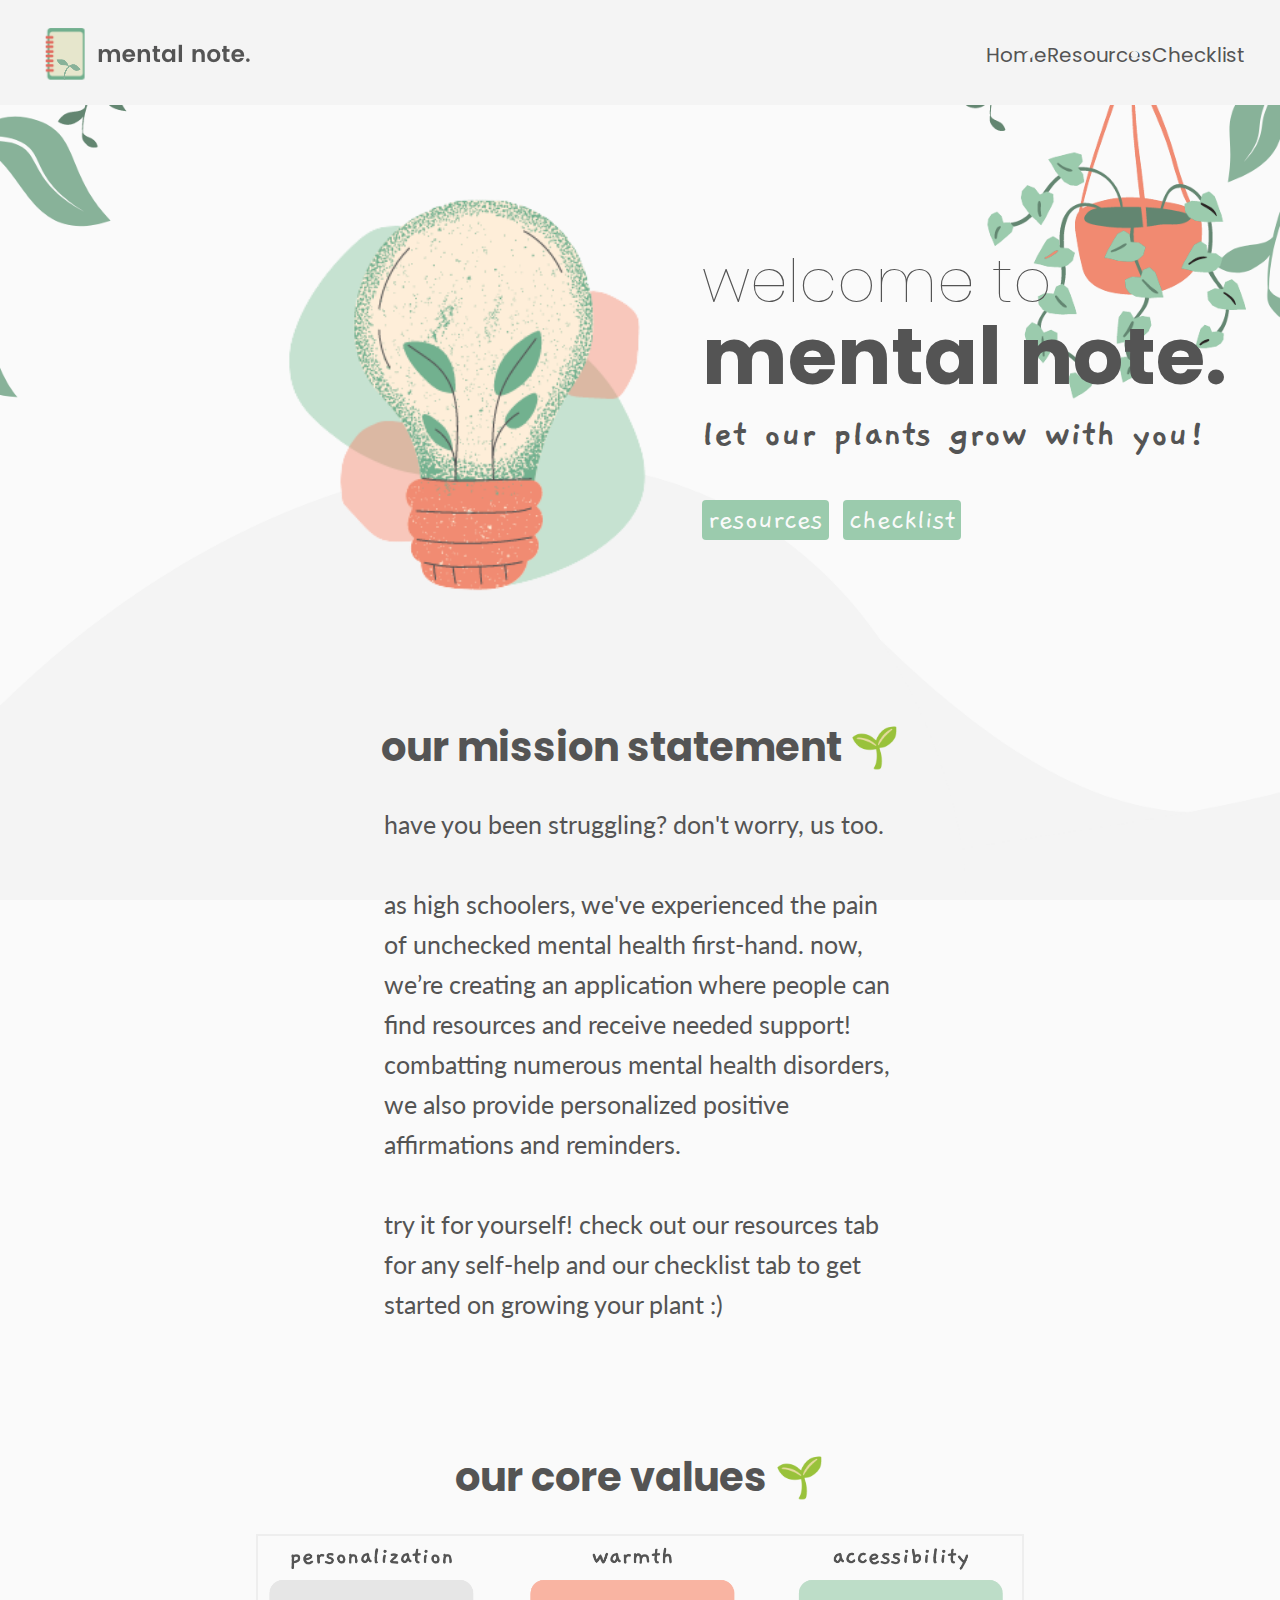
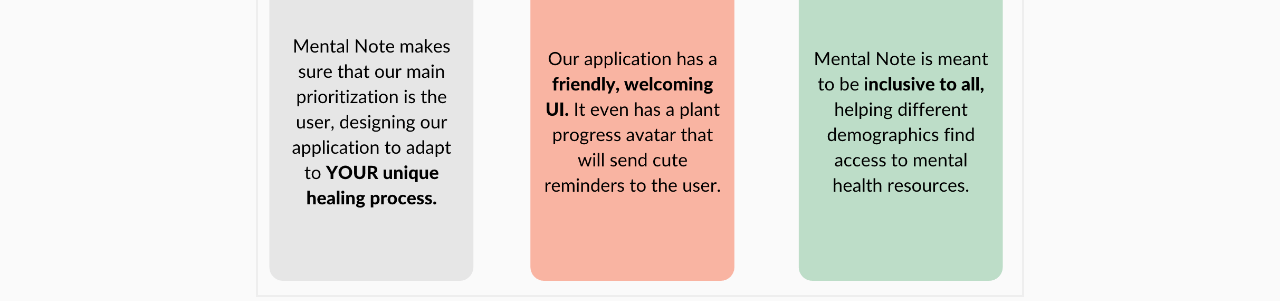
<file: index.html>
<!DOCTYPE html>
<html>
  <head>
    <meta charset="utf-8">
    <meta name="viewport" content="width=device-width">
    <title>mental note</title>
    <link href="style.css" rel="stylesheet" type="text/css" />
     <!-- animation -->
  <link
    rel="stylesheet"
    href="https://cdnjs.cloudflare.com/ajax/libs/animate.css/4.1.1/animate.min.css"/>
  </head>
  <body class="home-bg">
    <!-- poppins -->
  <link rel="preconnect" href="https://fonts.googleapis.com">
  <link rel="preconnect" href="https://fonts.gstatic.com" crossorigin>
  <link href="https://fonts.googleapis.com/css2?family=Poppins:wght@300;400;700&display=swap" rel="stylesheet">
    <!-- gaegu -->
  <link href="https://fonts.googleapis.com/css2?family=Gaegu&display=swap" rel="stylesheet">
    <!-- lato -->
  <link rel="preconnect" href="https://fonts.googleapis.com">
  <link rel="preconnect" href="https://fonts.gstatic.com" crossorigin>
  <link href="https://fonts.googleapis.com/css2?family=Lato&display=swap" rel="stylesheet">
   

<!-- navigation bar (anaisha & lucy) -->
	<nav class="nav-bar">
    <!-- logo -->
    <div class="logo">
       <a href="index.html"><img src="/assets/mentalNoteLogo.png" alt="mental note logo" class="pic"><z/a> 
    </div>
    <!-- navigation tabs -->
    <div class="nav-links">
      <li>
        <a class = "link" href="index.html">Home</a>
      </li>
      <li>
        <a class = "link" href="resources.html">Resources</a>
      </li>
      <li>
        <a class = "link" href="checklist.html">Checklist</a>
      </li>
    </div>

	</nav>
<!-- welcome (lucy) -->
   <div class="welcome">
       <img src="/assets/bulb1.png" alt="welcome lightbulb" class="bulb"></a>
       <div class="welcome-headers animate__animated animate__fadeInRight " >
        <h1 class="firstTitle"> welcome to </h1>
        <h1 class="secondTitle"> mental note. </h1> 
        <h3 class="thirdTitle"> let our plants grow with you! </h3>
        <a href='resources.html'><button type="button" class="button"> resources</button></a> 
        <a href='checklist.html'><button type="button" class="button"> checklist </button></a> 
      </div>
      <div class="welcome-buttons">
      </div>
    </div>
<br>
<!-- mission (lucy) -->
  <center>
    <h1 class="animate__animated animate__fadeInUp heading">  our mission statement 🌱 </h1>
  </center>
    <p> have you been struggling? don't worry, us too.
      <br><br> as high schoolers, we've experienced the pain of unchecked mental health first-hand. now, we’re creating an application where people can find resources and receive needed support! combatting numerous mental health disorders, we also provide personalized positive affirmations and reminders. 

      <br> <br> try it for yourself! check out our resources tab for any self-help and our checklist tab to get started on growing your plant :) </p>

<br>
<!-- core values (lucy) -->
  <center>
    <h1 class="animate__animated animate__fadeInUp heading"> our core values 🌱 </h1>
    <img class="values" src="/assets/coreValues.png" >
  </center>

  <script src="https://code.jquery.com/jquery-3.4.1.min.js"></script>
  <script src="script.js"></script>
  </body>
</html>
</file>
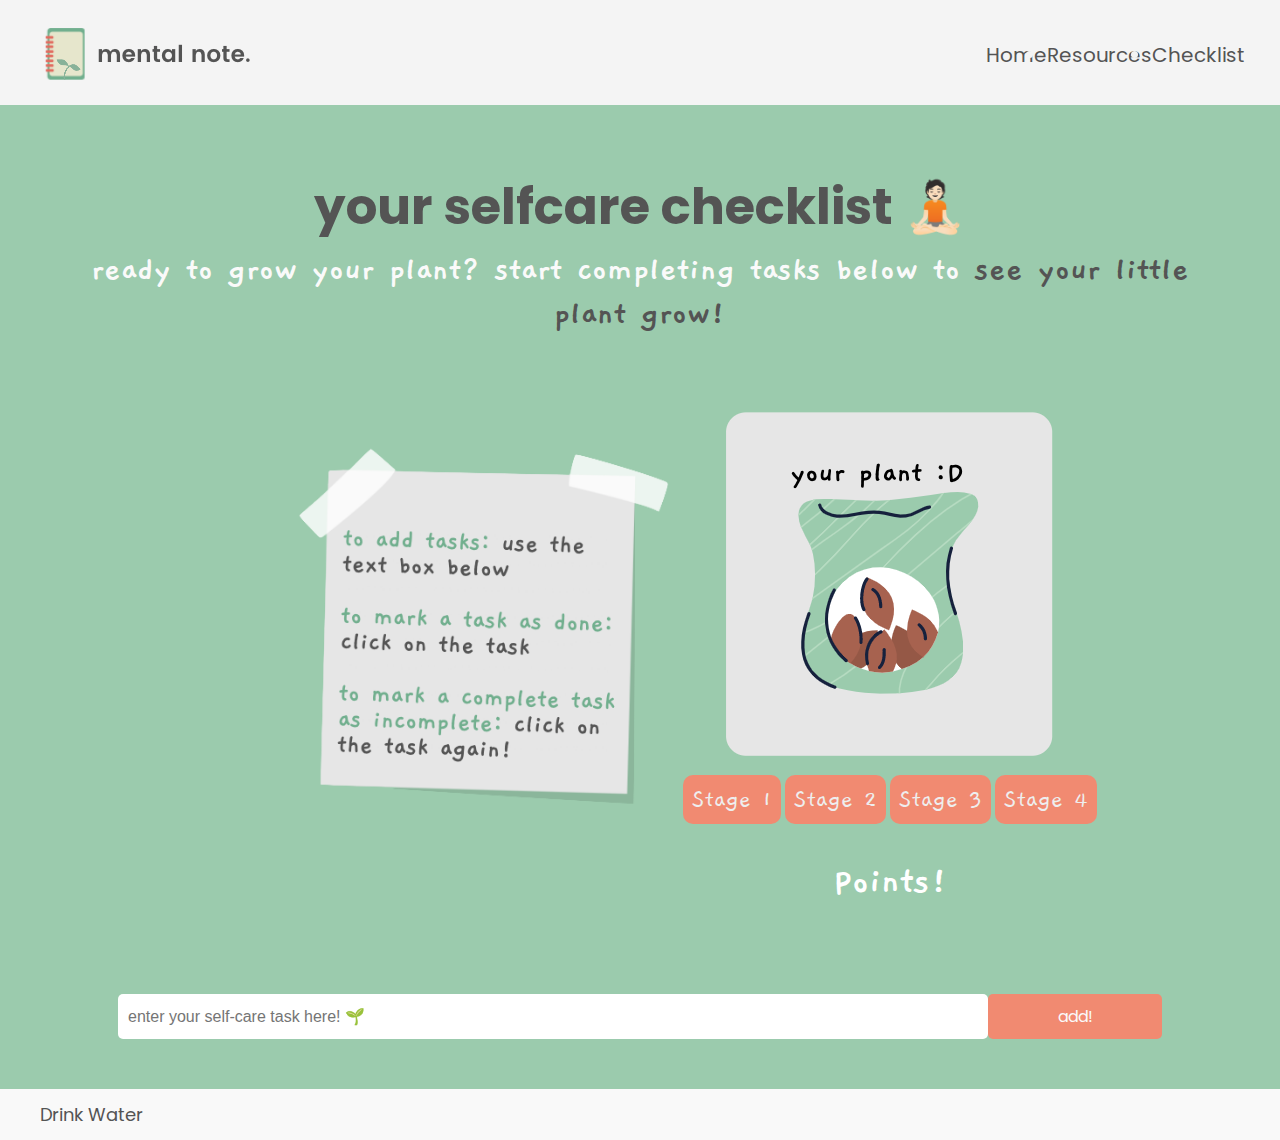
<file: checklist.html>
<!DOCTYPE html>
<html>
  <head>
    <meta charset="utf-8">
    <meta name="viewport" content="width=device-width">
    <title>repl.it</title>
    <link href="style.css" rel="stylesheet" type="text/css" />
    <link href="https://fonts.googleapis.com/css2?family=Poppins:wght@300;400;700&display=swap" rel="stylesheet">
 </head>
  <!-- animation -->
  <link
    rel="stylesheet"
    href="https://cdnjs.cloudflare.com/ajax/libs/animate.css/4.1.1/animate.min.css"/>

  <!-- Checklist (anaisha) -->
 
  <body>

   	<!-- poppins -->
  <link rel="preconnect" href="https://fonts.googleapis.com">
  <link rel="preconnect" href="https://fonts.gstatic.com" crossorigin>
  <link href="https://fonts.googleapis.com/css2?family=Poppins:wght@300;400;700&display=swap" rel="stylesheet">
    <!-- gaegu -->
  <link href="https://fonts.googleapis.com/css2?family=Gaegu&display=swap" rel="stylesheet">
    <!-- lato -->
  <link rel="preconnect" href="https://fonts.googleapis.com">
  <link rel="preconnect" href="https://fonts.gstatic.com" crossorigin>
  <link href="https://fonts.googleapis.com/css2?family=Lato&display=swap" rel="stylesheet">

<!-- navigation bar (anaisha & lucy) -->
	<nav class="nav-bar">
    <!-- logo -->
    <div class="logo">
       <a href="index.html"><img src="/assets/mentalNoteLogo.png" alt="mental note logo" class="pic"></a> 
    </div>
    <!-- navigation tabs -->
    <div class="nav-links">
      <li>
        <a class = "link" href="index.html">Home</a>
      </li>
      <li>
        <a class = "link" href="resources.html">Resources</a>
      </li>
      <li>
        <a class = "link" href="checklist.html">Checklist</a>
      </li>
    </div>

	</nav>

  <!--🎯 To-do List -->
  <!-- heading for checklist --> 
  <div id="myDIV" class="header">
    <h1 class="checklist-title animate__animated animate__flipInX animate__slower"> your selfcare checklist 🧘🏻 </h2>
    <h3 class="checklist-heading"> ready to grow your plant? start completing tasks below to <span style="color: #545454"> see your little plant grow! </span></h3>
    <br>
  
  <!--  -->
  <div class="avatar-directions">
    <div class="directions-section">
      <img id="directions" src="/assets/directions.png" onclick="changeImage()"> 
    </div>

  <div class="plant-group">
    <div class="plant-section">
      <img id="plant-section-seeds" src="/assets/seedsAvatar.png">
    </div>

    <div class="flowerButton">
         <button class="btn-btn-success" 
                 onclick=stage1();>
             Stage 1
         </button>
         <button  class="btn-btn-success" 
                  onclick=stage2();>
             Stage 2
    </button>
    <button  class="btn-btn-success" 
                  onclick=stage3();>
             Stage 3
    </button>
    <button  class="btn-btn-success" 
                  onclick=stage4();>
             Stage 4
    </button>
    <h2 class="pointSystem"><span id="points"></span> Points!</h2>
  </div>

  </div>
  </div>
    


  <!--
    <ol class="checklist-heading-2">
      <li>to add a task: use the textbox below</li>
      <li>to mark a task as done: click on the task</li>
      <li>to mark a done task as incomplete: click on the task again</li>
    </ol> -->

    <!-- Progress Bar-->
    <!-- <div class="progress">
      <div class="circle done">
        <span class="label">1</span>
        <span class="personal">Personal</span>
      </div>
      <span class="bar done"></span>
      <div class="circle done">
        <span class="label">2</span>
        <span class="personal">Address</span>
      </div>
      <span class="bar half"></span>
      <div class="circle active">
        <span class="label">3</span>
        <span class="personal">Payment</span>
      </div>
      <span class="bar"></span>
      <div class="circle">
        <span class="label">4</span>
        <span class="personal">Review</span>
      </div>
      <span class="bar"></span>
      <div class="circle">
        <span class="label">5</span>
        <span class"personal">Finish</span>
      </div>
    </div> -->
      <!-- <br>
      <button onclick="move()">Click Me</button> -->
      
    <div class="add">
      <input type="text" id="myInput" placeholder="enter your self-care task here! 🌱">
      <span onclick="newElement()" class="addBtn">add!</span>
    </div>
  </div>

  <ul id="myUL">
    <li class="unchecked">Drink Water</li>

  </ul>

  <!--🎯 JavaScript -->
  <script>

      // Click on a close button to hide the current list item
      var close = document.getElementsByClassName("close");
      var i;
      for (i = 0; i < close.length; i++) {
        close[i].onclick = function() {
          var div = this.parentElement;
          div.style.display = "none";
        }
      }

      // Add a "checked" symbol when clicking on a list item
      var list = document.querySelector('ul');
      var counter = 0;
      list.addEventListener('click', function(ev) {
        if (ev.target.tagName === 'LI' && ev.target.className === 'unchecked') {
          ev.target.classList.toggle('checked');
          console.log(ev.target.className)
          counter += 1;
          let c = counter;
          document.getElementById("points").innerHTML = c;
        } else if (ev.target.tagName === 'LI') {
          ev.target.classList.toggle('checked');
          console.log(ev.target.className)
          counter -= 1;
          let c = counter;
          document.getElementById("points").innerHTML = c;
        }
      }, false);
      // Create a new list item when clicking on the "Add" button
      var total = 6;

      function newElement() {
        var li = document.createElement("li");
        var inputValue = document.getElementById("myInput").value;
        var t = document.createTextNode(inputValue);
        li.appendChild(t);
        if (inputValue === '') {
          alert("You must write something!");
        } else {
          document.getElementById("myUL").appendChild(li);
          total += 1;
          li.className = "unchecked";
          console.log(li.className)
        }
        document.getElementById("myInput").value = "";

        // var span = document.createElement("SPAN");
        // var txt = document.createTextNode("\u00D7");
        // span.className = "close";
        // span.appendChild(txt);
        // li.appendChild(span);

        for (i = 0; i < close.length; i++) {
          close[i].onclick = function() {
            var div = this.parentElement;
            div.style.display = "none";
          }
        }
      }

    

  // Game plant
  //1. Upload all plants assets and make sure they fit with the website
  //2. Find the number of checked items in a list
  //3. If the number > 2, change the src link of the img plant
  


  function stage1(){
        document.getElementById("plant-section-seeds")
        .src="/assets/seedsAvatar.png";
    }
      
    function stage2(){
        document.getElementById("plant-section-seeds")
        .src="/assets/sproutAvatar.png";
    }

    function stage3(){
        document.getElementById("plant-section-seeds")
        .src="/assets/smallPlantAvatar.png";
    }

    function stage4(){
        document.getElementById("plant-section-seeds")
        .src="/assets/flowerAvatar.png";
    }

    function changeImage() {
      console.log("image clicked")
      if (document.getElementById("directions").src = "/assets/directions.png") 
        {
            console.log("directions")
            document.getElementById("directions").src = "/assets/directions2.png";
        }
        else if (document.getElementById("directions").src = "/assets/directions2.png")
        {
            console.log("directions2")
            document.getElementById("directions").src = "/assets/directions.png";
        }
    }

  

    </script>    
    </body>
</html>
</file>
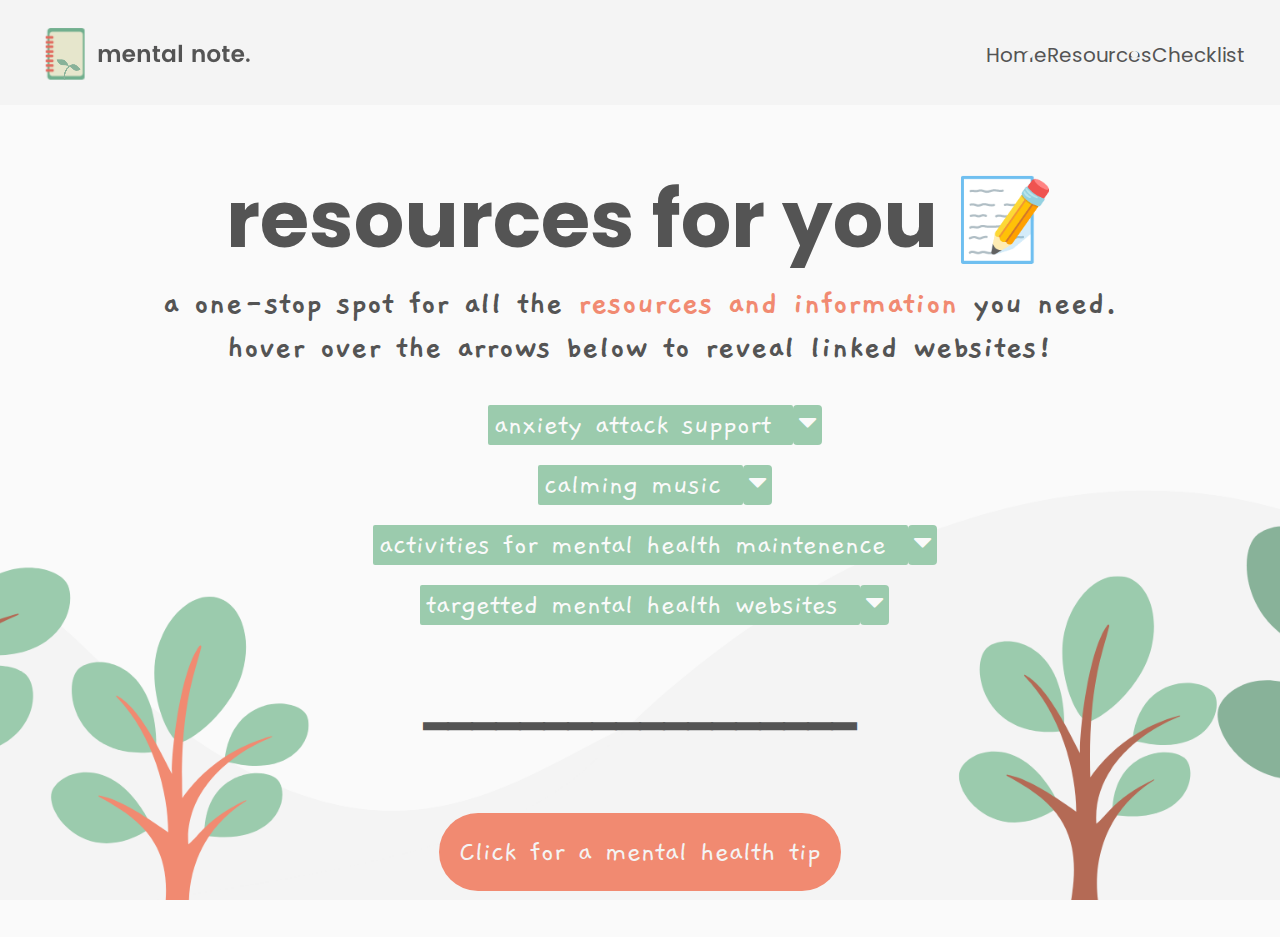
<file: resources.html>
<!DOCTYPE html>
<html>
  <head>
    <meta charset="utf-8">
    <meta name="viewport" content="width=device-width">
    <title>repl.it</title>
    <link href="style.css" rel="stylesheet" type="text/css" />
    <meta name="viewport" content="width=device-width, initial-scale=1">
    <link rel="stylesheet" href="https://cdnjs.cloudflare.com/ajax/libs/font-awesome/4.7.0/css/font-awesome.min.css">
     <link
    rel="stylesheet"
    href="https://cdnjs.cloudflare.com/ajax/libs/animate.css/4.1.1/animate.min.css"/>
  </head>

  <body class="resources-bg">
   <!-- poppins -->
  <link rel="preconnect" href="https://fonts.googleapis.com">
  <link rel="preconnect" href="https://fonts.gstatic.com" crossorigin>
  <link href="https://fonts.googleapis.com/css2?family=Poppins:wght@300;400;700&display=swap" rel="stylesheet">
    <!-- gaegu -->
  <link href="https://fonts.googleapis.com/css2?family=Gaegu&display=swap" rel="stylesheet">
    <!-- lato -->
  <link rel="preconnect" href="https://fonts.googleapis.com">
  <link rel="preconnect" href="https://fonts.gstatic.com" crossorigin>
  <link href="https://fonts.googleapis.com/css2?family=Lato&display=swap" rel="stylesheet">

<!-- navigation bar (anaisha & lucy) -->
	<nav class="nav-bar">
    <!-- logo -->
    <div class="logo">
       <a href="index.html"><img src="/assets/mentalNoteLogo.png" alt="mental note logo" class="pic"></a> 
    </div>
    <!-- navigation tabs -->
    <div class="nav-links">
      <li>
        <a class = "link" href="index.html">Home</a>
      </li>
      <li>
        <a class = "link" href="resources.html">Resources</a>
      </li>
      <li>
        <a class = "link" href="checklist.html">Checklist</a>
      </li>
    </div>

	</nav>


<!-- heading/title (lucy) -->
  <center>
  <h1 class="animate__animated animate__flipInX" resources-title"> resources for you 📝 </h1>
  <h3 class="resources-heading"> a one-stop spot for all the <span style="color: #F18A71"> resources and information </span> you need.  <br> hover over the arrows below to reveal linked websites! </h3>
  </center>

  <!-- dropdown resource buttons (lucy and cindy) -->
    <!-- helpful websites -->

<div class="all-dropdown-buttons">
 
 <center>
  <div class = "first-group">
    <!-- anxiety attack support websites -->
    
      <button class="dropdownbutton">anxiety attack support</button>
      <div class="dropdown">
        <button class="button">
          <i class="fa fa-caret-down"></i>
        </button>
        <div class="dropdown-content">
          <a href="https://www.healthline.com/health/how-to-stop-a-panic-attack"target="_blank">ways to stop an anxiety attack</a>
          <a href="https://www.webmd.com/anxiety-panic/ss/slideshow-ways-to-stop-panic-attack" target="_blank">panic attack prevention</a>
        </div>
        </div>
  </div>

     </center>
  <!-- calming music  -->
 
 <center>
  <div>
      <button class="dropdownbutton">calming music</button>
      <div class="dropdown">
        <button class="button">
          <i class="fa fa-caret-down"></i>
        </button>
        <div class="dropdown-content">
          <a href="https://www.youtube.com/watch?v=Xfocaem6roA"target="_blank">sleep and stress relieving music</a>
          <a href="https://www.youtube.com/watch?v=ceXKYM7rg7s" target="_blank">relaxing and meditating music</a>
          <a href="https://www.youtube.com/watch?v=wuLKvcn-c7A" target="_blank">morning music</a>
         
        </div>
      </div>
 </center>


 <!-- mental health maintenence  -->
 <center>
 <div>
      <button class="dropdownbutton">activities for mental health maintenence</button>
      <div class="dropdown">
        <button class="button">
          <i class="fa fa-caret-down"></i>
        </button>
        <div class="dropdown-content">
          <a href="https://www.reidhealth.org/blog/mental-health
https://discoverymood.com/blog/mental-health-activities-at-home/
"target="_blank">9 daily activities</a>
          <a href="https://discoverymood.com/blog/mental-health-activities-at-home/" target="_blank">activities you can do at home</a>
        </div>
      </div>
    </div>
 </center>

 <center>
    <button class="dropdownbutton">targetted mental health websites</button>
      <div class="dropdown">
        <button class="button">
          <i class="fa fa-caret-down"></i>
        </button>
        <div class="dropdown-content">
          <a href="https://www.mentalhealthfirstaid.org/mental-health-resources/" target="_blank">mental health master list</a>
          <a href="https://www.samhsa.gov/find-https://www.youtube.com/watch?v=ceXKYM7rg7shelp/national-helpline"target="_blank">substance use disorder help</a>
          <a href="https://www.sfsuicide.org/" target="_blank">suicide prevention</a>
  </div>
</div>
</div>
</div>
</center>
</div>
<center>
  <br>
  <h3> ━━━━━━━━━━━━━━━━━━ </h3>
  <br>
<div class="tip-generator">
  <button class ="randomGenerator" type="button">Click for a mental health tip</button> 
   <div class="tip">

  <br>
  <br> 
  </div>  
</div>
  </center>

  <script src="https://cdnjs.cloudflare.com/ajax/libs/jquery/3.5.1/jquery.min.js"></script>
  <script src="/script.js"></script>
  </body>
</html>
</file>
<file: style.css>
body {
  background-color: #FAFAFA;
  margin: 0%;
  color: #545454;
}

.home-bg {
  background-image: url("/assets/homeBg2.png");
  background-position: center center;
  background-repeat: no-repeat;
  background-attachment: fixed;
  background-size: cover;
}

.title {
  font-family: poppins;
  font-weight: 700px;
  margin: 0%;
  margin-top: 5px;
  margin-left: 5px;
  font-size: 20px;
}

.pic {
  margin-top: 5px;
  align-items: center;
}

p {
  font-family: lato;
  font-size: 25px;
  margin-left: 30%;
  margin-right: 30%;
  line-height: 40px;
}

h1 {
  font-family: poppins;
  font-size: 80px;
}

h3 {
  font-family: gaegu;
  font-size: 40px;
}

.heading {
  margin-left: auto;
  margin-right: auto;
  margin-top: 80px;
  font-size: 40px;
}

/* navigation bar */

nav {
  display: flex;
  justify-content: space-between;
  position: -webkit-sticky;
  background-color: #F4F4F4;
  padding: 0;
  width:100%;
  margin:0;
  color: #F4F4F4;
}

.nav-links {
  display: flex;
  justify-content: space-around;
  padding: 35px;
  font-size: 20px;
  font-family: poppins;
  margin-top: 5px;
  margin-left: 20px;
  font-weight: 800px;
} 

.link {
  text-decoration: none;
  color: #545454;
}

.logo {
  margin-top: 5px;
  margin-left: 20px;
  align-items: center;
}

/* welcome page */
.welcome {
  display: flex;
  align-items: center
}

.bulb {
  height: 450px;
  margin-top: 5%;
  margin-left: 20%;
  float: left;
}

.welcome-headers {
  flex-wrap: wrap;
  float: right;
}


.firstTitle{
  margin-top: 10%;
  font-weight: lighter;
  font-size: 60px;
  margin-bottom: -20px;
}

.secondTitle {
  margin-top: -30px;
}

.thirdTitle{
  margin-top: -60px;
}

.button {
  background-color: #9BCBAD;
  border: 10px;
  border-radius: 4px;
  color: #fafafa;
  font-family: gaegu;
  font-size: 30px;
  margin-right: 10px;
}

/* mission */
.values {
  width: 60%;
  border: 2px solid #eee;
}


/* resource */

    /* .all-dropdown-buttons {
      margin-left: 15%;
      float: left;

    }

    .tip-generator {
      margin-right: 15%;
      float: right;
    } */

.resources-bg {
  background-image: url("/assets/resourceBg.png");  
  background-position: center center;
  background-repeat: no-repeat;
  background-attachment: fixed;
  background-size: cover;
}

.resources-title {
  font-family: poppins;
  font-size: 70px;
  color: #545454;
}

.resources-heading {
  font-family: gaegu;
  font-size: 35px;
  color: #545454;
  margin-left: 50px;
  margin-right: 50px;
  margin-top: -50px;
}
  .dropdownbutton {
  background-color: #9BCBAD;
  border: 10px;
  border-radius: 2px;
  color: #fafafa;
  font-family: gaegu;
  font-size: 30px;
  padding-right: 22px;
  margin-bottom: 20px;
  }

  .button:hover {
  background: rgb(111, 170, 134);
  cursor: pointer;
}

.stupid-button{
  margin-left: 100px;
}


.dropdown {
  position: absolute;
  display: inline;
  
} 

.dropdown-content {
  display: none;
  position: absolute;
  background-color: #f1f1f1;
  min-width: 160px;
  z-index: 1;
}

.dropdown-content a {
  color: black;
  font-family: lato;
  font-size: 15px;
  padding: 12px 16px;
  text-decoration: none;
  display: block;
}

.dropdown-content a:hover {
  background-color: #ddd
}

.dropdown:hover .dropdown-content {
  display: block;
}

/* .randomGenerator {
  //margin-top: 50px;
} */
/* checklist */
  /*🎯edit style of checklist here to match the design of site  */
body {
  margin: 0;
  min-width: 250px;
}

.directions-section {
  margin-left: 100px;
  float: left;
  margin-top: -80px;
}

.avatar-directions {
  width: 100%;
  height: 100%;
  padding: 10px;
  display: flex;
  justify-content: center;
  flex-wrap: wrap;
  align-items: center;
}
.btn-btn-success {
  background-color:#F18A71;
  border-color:transparent;
  font-size: 25px;
  border-radius: 10px;
  padding: 7px;
  font-family: Gaegu;
  color: #eee;
  cursor: pointer;
  
}

.plant-section {
  /* margin-right: 100px;
  float: right;
  display: flex;
  flex-direction: row; */
}

.pointSystem {
  font-family: Gaegu;
  color: white;
  font-size: 40px;
}

.plant-section-seeds {
  float: right;
}

#directions {
  width: 400px;
  height: 400px;
}

  /* Include the padding and border in an element's total width and height */
* {
  box-sizing: border-box;
}

  /* Remove margins and padding from the list */
ul {
  margin: 0;
  padding: 0;
}

  /* Style the list items */
ul li {
  cursor: pointer;
  font-family: poppins;
  position: relative;
  padding: 12px 8px 12px 40px;
  list-style-type: none;
  background: #eee;
  font-size: 18px;
  transition: 0.2s;
  /* make the list items unselectable */
  -webkit-user-select: none;
  -moz-user-select: none;
  -ms-user-select: none;
  user-select: none;
}

  /* Set all odd list items to a different color (zebra-stripes) */
ul li:nth-child(odd) {
  background: #f9f9f9;
}

  /* Darker background-color on hover */
ul li:hover {
  background: #ddd;
}

  /* When clicked on, add a background color and strike out text */
ul li.checked {
  background: #ddd;
  color: #fff;
  text-decoration: line-through;
}

  /* Add a "checked" mark when clicked on */
ul li.checked::before {
  content: '';
  position: absolute;
  border-color: #fff;
  border-style: solid;
  border-width: 0 2px 2px 0;
  top: 10px;
  left: 16px;
  transform: rotate(45deg);
  height: 15px;
  width: 7px;
}
  /* Style the header */
.header {
  background-color: #9BCBAD;
  padding: 30px 40px;
  color: white;
  text-align: center;
}

  /* Clear floats after the header */
.header:after {
  content: "";
  display: table;
  clear: both;
}

  /* Style the input */
input {
  margin: 0;
  border: none;
  border-radius: 5px;
  width: 75%;
  min-width: 250px;
  padding: 10px;
  float: left;
  font-size: 16px;
}

  /* Style the "Add" button */
.addBtn {
  padding: 10px;
  width: 15%;
  min-width: 100px;
  background: #F18A71;
  color: #fafafa;
  float: left;
  text-align: center;
  font-size: 16px;
  font-family: poppins;
  cursor: pointer;
  transition: 0.3s;
  border-radius: 5px;
}

.add {
  display: flex;
  justify-content: center;
  padding: 20px;
  margin-top: 2%;
}


.addBtn:hover {
  background: rgb(253, 176, 157);
}

.checklist-title {
  font-size: 50px;
  color: #545454;
}

.checklist-heading {
  font-family: gaegu;
  font-size: 35px;
  color: #fafafa;
  margin-left: 50px;
  margin-right: 50px;
  margin-top: -30px;
}

.checklist-heading-2 {
  font-family: gaegu; 
  font-size: 30px;
  text-align: left;
  padding: 20px; 
  margin-top:-40px;
  margin-left: 25%;
  margin-right: auto;
  list-style-position: inside;
}

 .randomGenerator {
  margin-bottom: 10px;
  background-color:#F18A71;
  font-family: gaegu;
  padding: 20px;
  color:#F4F4F4;
  font-size: 30px;
  border-radius: 100px;
  border: none;
} 

.randomGenerator:hover {
  background-color: rgb(247, 172, 143);
}

.


/* *, *:after, *:before {
  margin: 0;
  padding: 0;
  box-sizing: border-box;
  font-family: "Open Sans";
}
</file>
